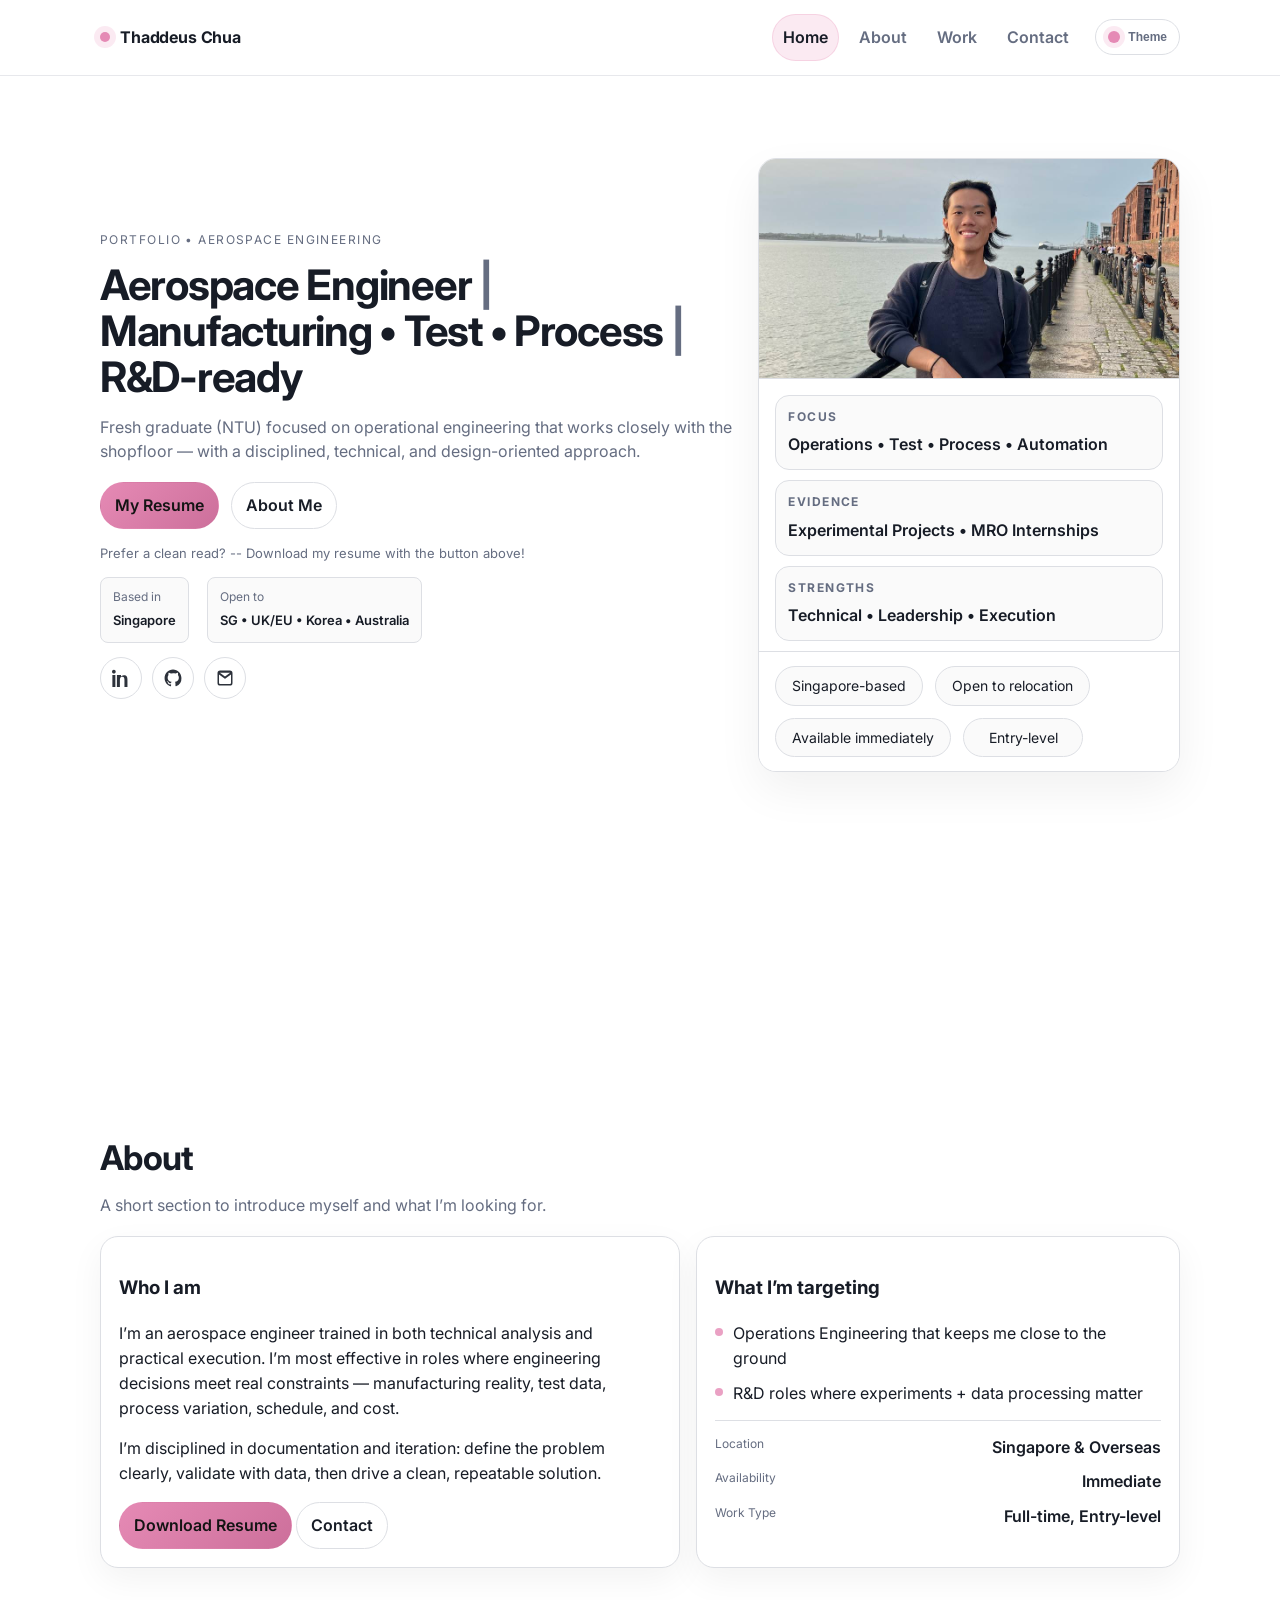
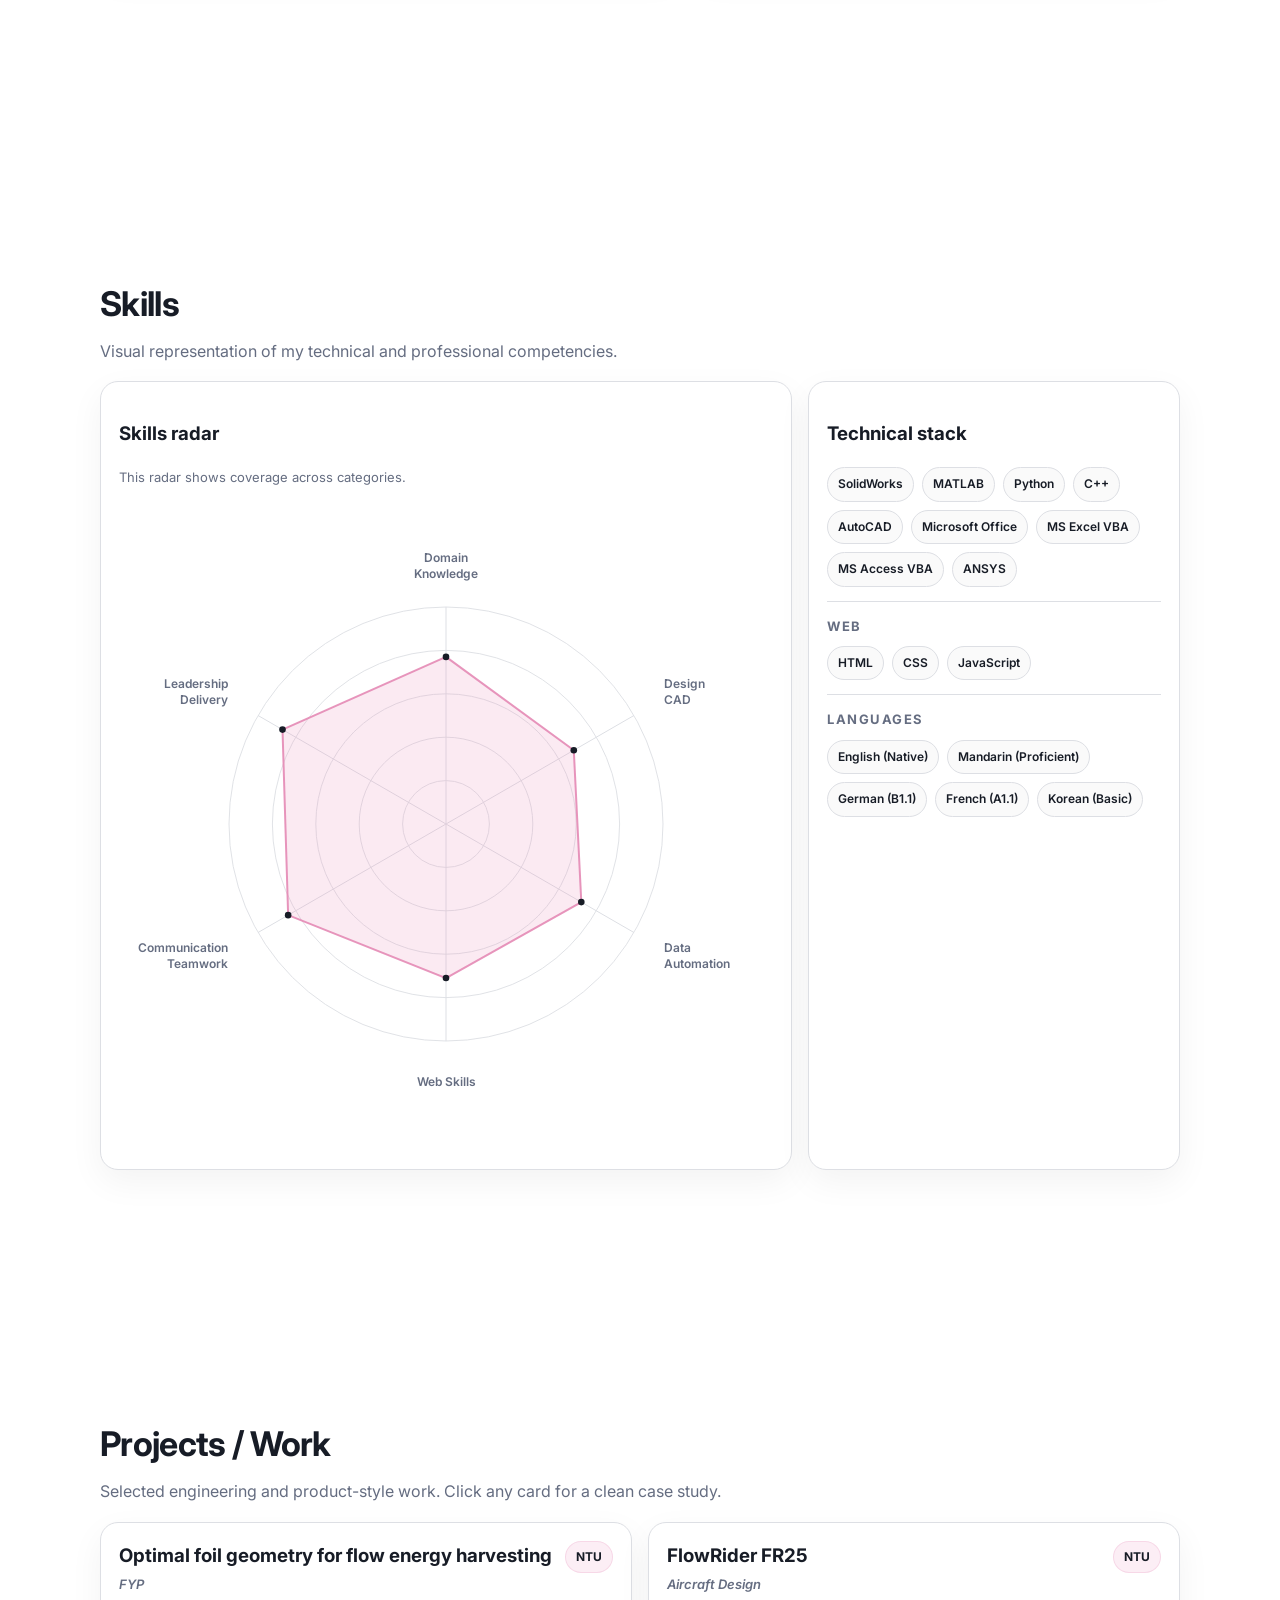
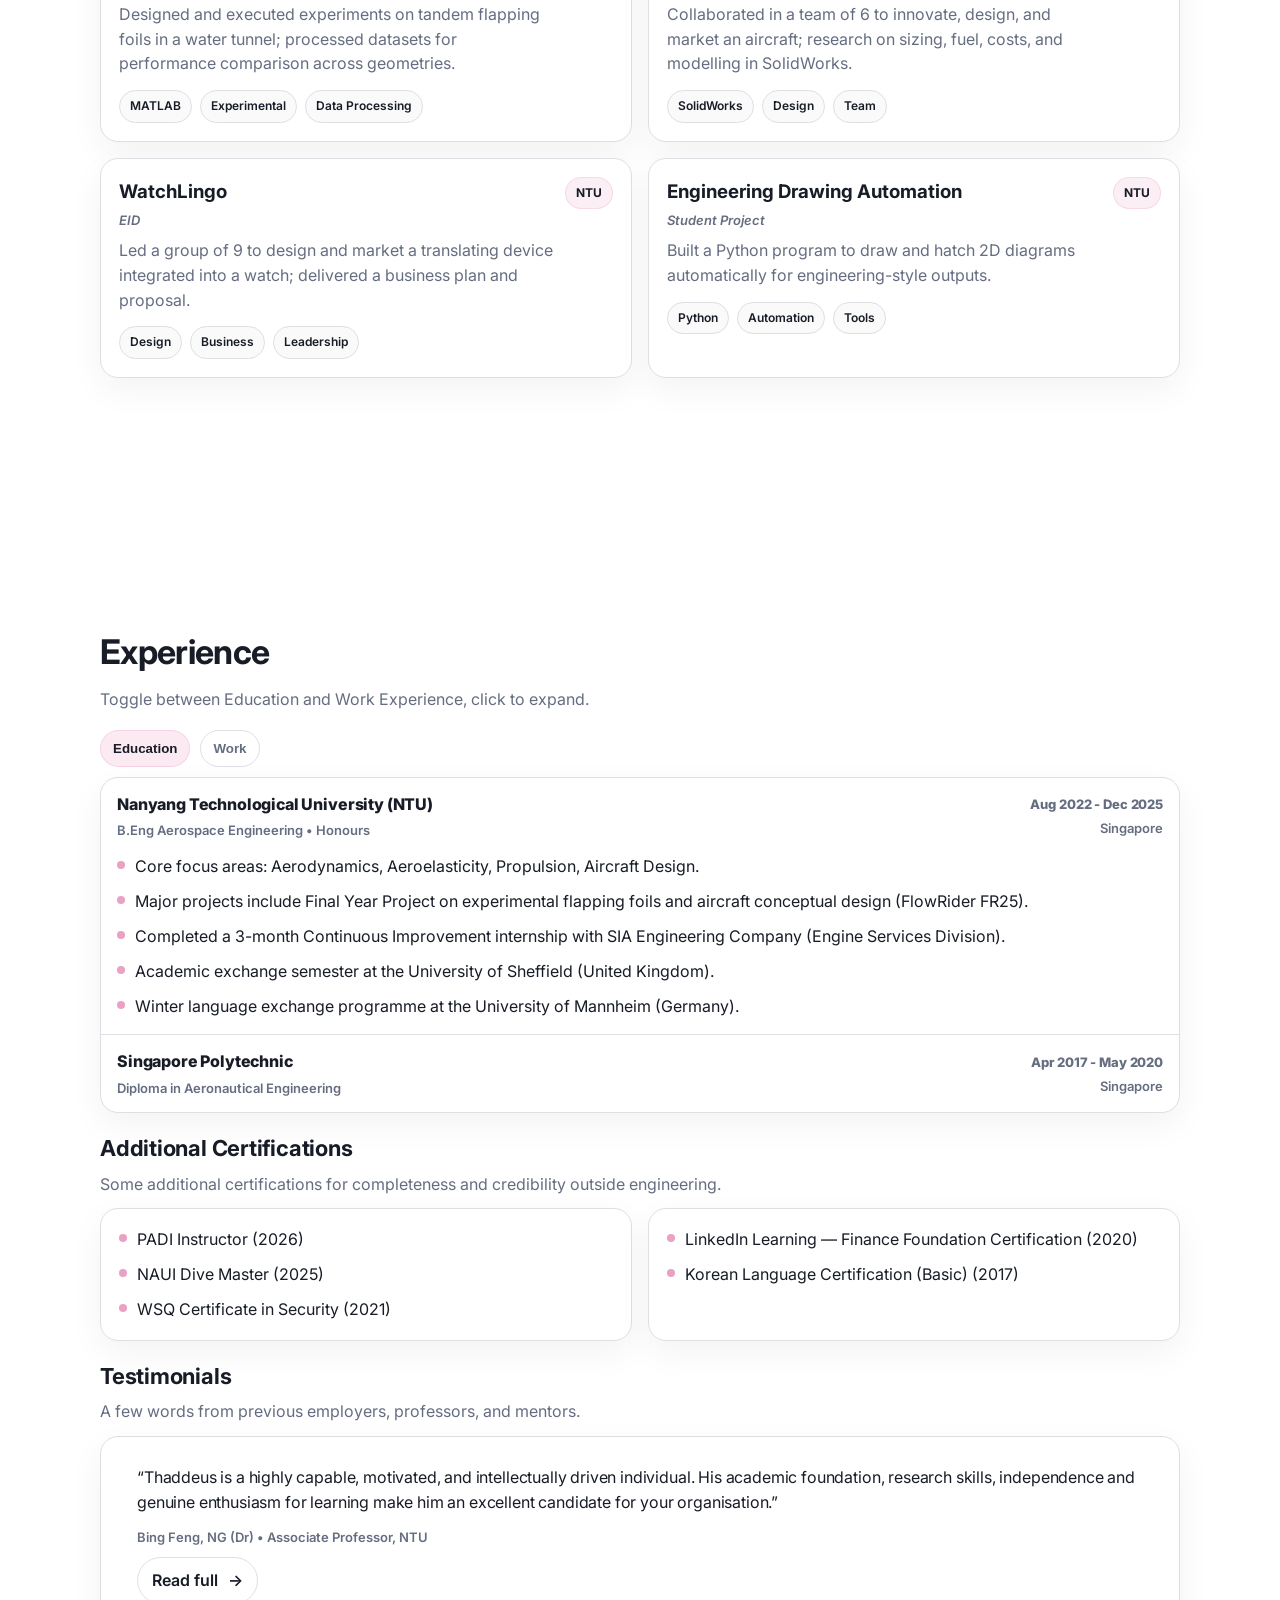
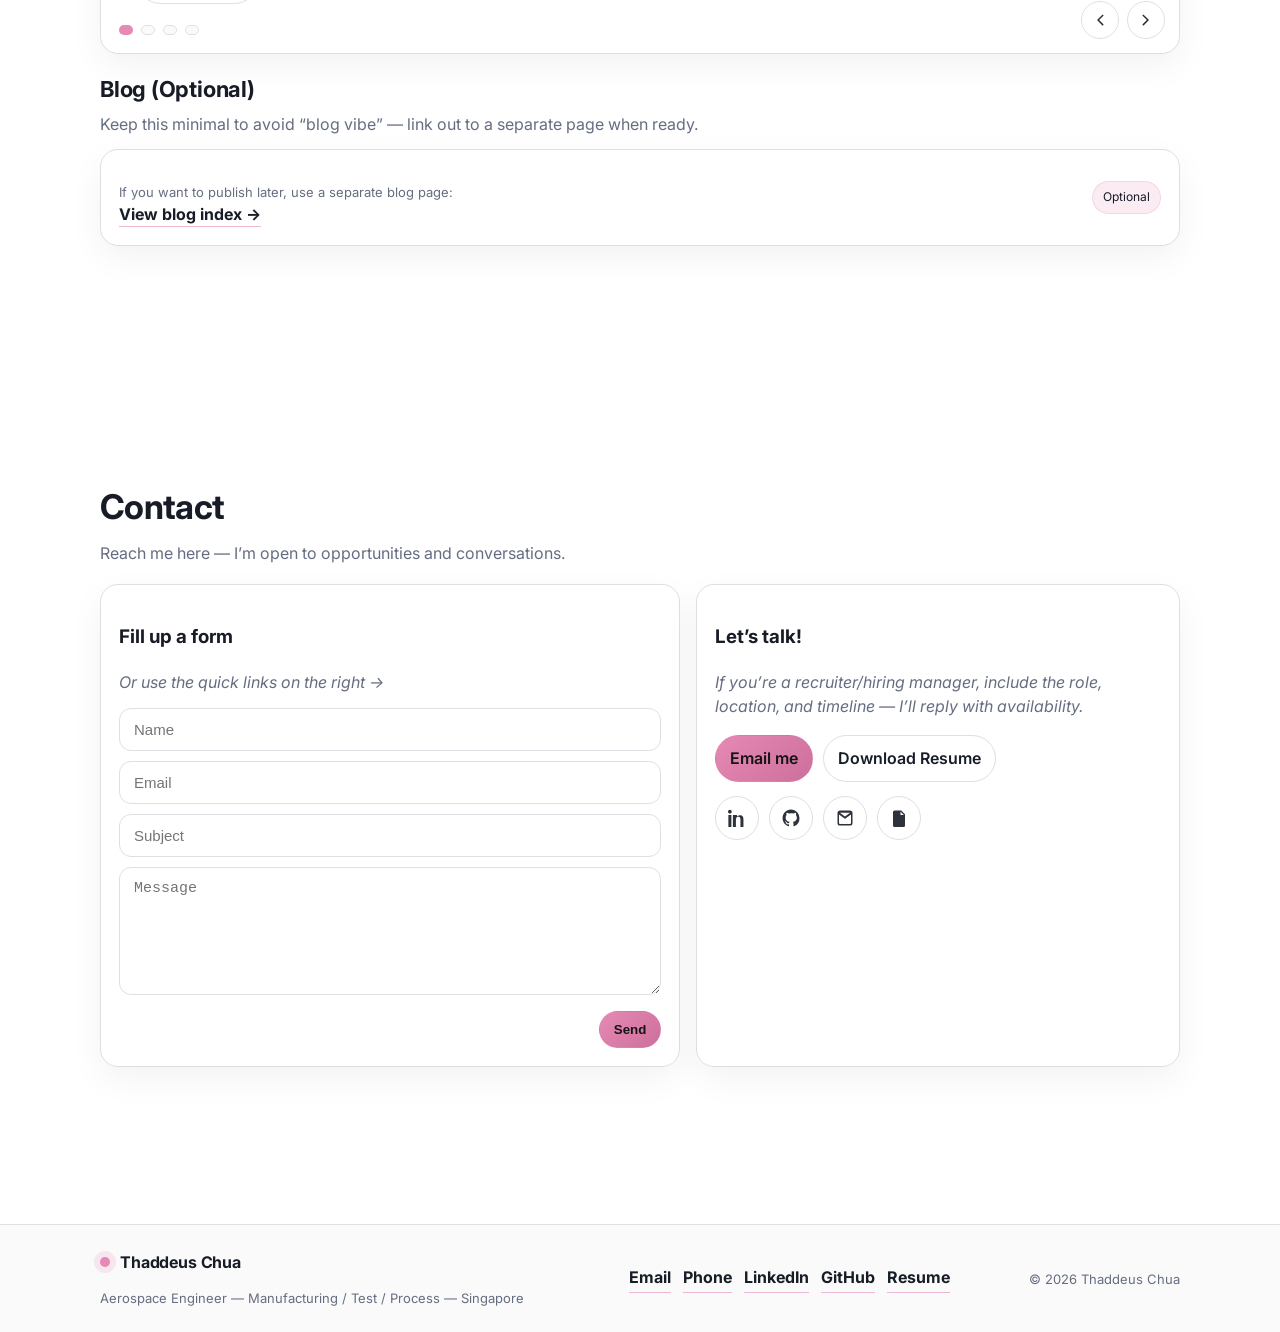
<file: index.html>
<!doctype html>
<html lang="en">
<head>
  <meta charset="utf-8" />
  <meta name="viewport" content="width=device-width, initial-scale=1" />
  <meta name="description" content="Thaddeus Chua — Aerospace Engineer portfolio (Manufacturing / Test / Process / R&D)." />
  <title>Thaddeus Chua — Aerospace Engineer</title>

  <link rel="preconnect" href="https://fonts.googleapis.com">
  <link rel="preconnect" href="https://fonts.gstatic.com" crossorigin>
  <!-- Clean, modern sans -->
  <link href="https://fonts.googleapis.com/css2?family=Inter:wght@300;400;500;600;700&display=swap" rel="stylesheet">

  <link rel="stylesheet" href="styles.css" />
</head>

<body>
  <!-- Top progress / subtle polish -->
  <div class="scroll-progress" id="scrollProgress" aria-hidden="true"></div>

  <header class="site-header" id="top">
    <nav class="nav">
      <a class="brand" href="#home" aria-label="Go to Home">
        <span class="brand-dot" aria-hidden="true"></span>
        <span class="brand-text">Thaddeus Chua</span>
      </a>

      <button class="nav-toggle" id="navToggle" aria-label="Open navigation" aria-expanded="false">
        <span></span><span></span><span></span>
      </button>

      <div class="nav-links" id="navLinks">
        <a class="nav-link" href="#home" data-section="home">Home</a>
        <a class="nav-link" href="#about" data-section="about">About</a>
        <a class="nav-link" href="#work" data-section="work">Work</a>
        <a class="nav-link" href="#contact" data-section="contact">Contact</a>

        <div class="nav-actions">
          <button class="theme-toggle" id="themeToggle" type="button" aria-label="Toggle theme">
            <span class="theme-icon" aria-hidden="true"></span>
            <span class="theme-label">Theme</span>
          </button>
        </div>
      </div>
    </nav>
  </header>

  <main>
    <!-- ========================================== HERO ========================================== -->
    <section class="section hero" id="home" data-observe="home">
      <div class="container hero-grid">
        <div class="hero-copy">
          <p class="kicker">Portfolio • Aerospace Engineering</p>
          <h1 class="hero-title">
            Aerospace Engineer <span class="muted">|</span> Manufacturing • Test • Process <span class="muted">|</span> R&amp;D-ready
          </h1>

          <p class="hero-subtitle">
            Fresh graduate (NTU) focused on operational engineering that works closely with the shopfloor — with a disciplined, technical, and design-oriented approach.
          </p>

          <div class="hero-cta">
            <a class="btn primary" href="assets/Thaddeus Chua Resume (Feb2026).pdf" download>
              My Resume
            </a>
            <a class="btn ghost" href="#about">
              About Me
            </a>
          </div>

          <p class="micro">
            Prefer a clean read? -- Download my resume with the button above!
          </p>

          <div class="hero-meta">
            <div class="meta-item">
              <span class="meta-label">Based in</span>
              <span class="meta-value">Singapore</span>
            </div>
            <div class="meta-item">
              <span class="meta-label">Open to</span>
              <span class="meta-value">SG • UK/EU • Korea • Australia</span>
            </div>
          </div>

          <div class="hero-icons" aria-label="Quick links">
            <a class="icon-btn" href="www.linkedin.com/in/thaddeuscjh" target="_blank" rel="noreferrer" aria-label="LinkedIn">
              <svg viewBox="0 0 24 24" aria-hidden="true"><path d="M4.98 3.5C4.98 4.88 3.87 6 2.5 6S0 4.88 0 3.5 1.12 1 2.5 1 4.98 2.12 4.98 3.5ZM.5 8.1H4.5V24H.5V8.1ZM8.2 8.1H12V10.3H12.05C12.58 9.3 13.88 8.2 15.82 8.2C19.9 8.2 20.6 10.88 20.6 14.36V24H16.6V15.2C16.6 13.1 16.56 10.4 13.78 10.4C10.96 10.4 10.53 12.6 10.53 15.05V24H6.53V8.1H8.2Z"/></svg>
            </a>
            <a class="icon-btn" href="https://github.com/thaddeuscjh" target="_blank" rel="noreferrer" aria-label="GitHub">
              <svg viewBox="0 0 24 24" aria-hidden="true"><path d="M12 .5C5.73.5.75 5.62.75 12c0 5.17 3.29 9.55 7.86 11.09.58.11.79-.26.79-.57v-2.1c-3.2.71-3.87-1.56-3.87-1.56-.52-1.34-1.27-1.7-1.27-1.7-1.04-.72.08-.71.08-.71 1.15.08 1.76 1.2 1.76 1.2 1.02 1.77 2.68 1.26 3.33.96.1-.76.4-1.26.73-1.55-2.56-.3-5.25-1.3-5.25-5.79 0-1.28.45-2.33 1.19-3.15-.12-.3-.52-1.52.11-3.17 0 0 .98-.32 3.2 1.2a10.7 10.7 0 0 1 2.92-.4c.99 0 1.99.14 2.92.4 2.22-1.52 3.2-1.2 3.2-1.2.63 1.65.23 2.87.11 3.17.74.82 1.19 1.87 1.19 3.15 0 4.5-2.7 5.49-5.27 5.78.41.36.78 1.08.78 2.18v3.23c0 .31.21.68.8.57A11.3 11.3 0 0 0 23.25 12C23.25 5.62 18.27.5 12 .5Z"/></svg>
            </a>
            <a class="icon-btn" href="mailto:thaddeuscjh@gmail.com" aria-label="Email">
              <svg viewBox="0 0 24 24" aria-hidden="true"><path d="M2 5.5A3.5 3.5 0 0 1 5.5 2h13A3.5 3.5 0 0 1 22 5.5v13A3.5 3.5 0 0 1 18.5 22h-13A3.5 3.5 0 0 1 2 18.5v-13Zm3.2-.5 6.8 5.1L18.8 5H5.2ZM20 7.2l-7.4 5.6a1 1 0 0 1-1.2 0L4 7.2V18.5A1.5 1.5 0 0 0 5.5 20h13a1.5 1.5 0 0 0 1.5-1.5V7.2Z"/></svg>
            </a>
          </div>
        </div>

        <div class="hero-card">
          <div class="hero-card-inner">
            <div class="hero-photo">
              <!-- Optional headshot; replace file or remove block -->
              <img src="assets/images/hero-pic.jpg" alt="Portrait of Thaddeus Chua (optional)" onerror="this.style.display='none'; this.parentElement.classList.add('no-photo')" />
              <div class="photo-fallback">
                <div class="monogram" aria-hidden="true">TC</div>
                <!-- <div class="fallback-text">Add a headshot later</div> -->
              </div>
            </div>

            <div class="hero-highlights">
              <div class="highlight">
                <div class="hl-title">Focus</div>
                <div class="hl-body">Operations • Test • Process • Automation</div>
              </div>
              <div class="highlight">
                <div class="hl-title">Evidence</div>
                <div class="hl-body">Experimental Projects • MRO Internships</div>
              </div>
              <div class="highlight">
                <div class="hl-title">Strengths</div>
                <div class="hl-body">Technical • Leadership • Execution</div>
              </div>
            </div>

            <div class="hero-card-footer">
              <span class="badge">Singapore-based</span>
              <span class="badge">Open to relocation</span>
              <span class="badge">Available immediately</span>
              <span class="badge">Entry-level</span>
            </div>
          </div>
        </div>
      </div>
    </section>

    <!-- ========================================== ABOUT ========================================== -->
    <section class="section" id="about" data-observe="about">
      <div class="container">
        <div class="section-head">
          <h2>About</h2>
          <p class="section-sub">
            A short section to introduce myself and what I’m looking for.
          </p>
        </div>

        <div class="about-grid">
          <div class="card">
            <h3>Who I am</h3>
            <p>
              I’m an aerospace engineer trained in both technical analysis and practical execution. I’m most effective in roles
              where engineering decisions meet real constraints — manufacturing reality, test data, process variation, schedule, and cost.
            </p>
            <p>
              I’m disciplined in documentation and iteration: define the problem clearly, validate with data, then drive a clean, repeatable solution.
            </p>

            <div class="about-actions">
              <a class="btn primary" href="assets/Thaddeus Chua Resume (Feb2026).pdf" download>Download Resume</a>
              <a class="btn subtle" href="#contact">Contact</a>
            </div>
          </div>

          <div class="card">
            <h3>What I’m targeting</h3>
            <ul class="clean-list">
              <li><span class="dot"></span> Operations Engineering that keeps me close to the ground</li>
              <!-- <li><span class="dot"></span> Test Engineering (rig setup, instrumentation, analysis)</li>
              <li><span class="dot"></span> Operational engineering roles that reward structured problem-solving</li> -->
              <li><span class="dot"></span> R&amp;D roles where experiments + data processing matter</li>
            </ul>

            <div class="divider"></div>

            <div class="facts">
              <div class="fact">
                <div class="fact-label">Location</div>
                <div class="fact-value">Singapore &amp; Overseas</div>
              </div>
              <div class="fact">
                <div class="fact-label">Availability</div>
                <div class="fact-value">Immediate</div>
              </div>
              <div class="fact">
                <div class="fact-label">Work Type</div>
                <div class="fact-value">Full-time, Entry-level</div>
              </div>
            </div>
          </div>
        </div>
      </div>
    </section>

    <!-- ========================================== SKILLS ========================================== -->
    <section class="section" id="skills" data-observe="skills">
      <div class="container">
        <div class="section-head">
          <h2>Skills</h2>
          <p class="section-sub">
            Visual representation of my technical and professional competencies.
          </p>
        </div>

        <div class="skills-grid">
          <div class="card">
            <h3>Skills radar</h3>
            <p class="micro">
              This radar shows coverage across categories.  
              <!-- ================================== (editable in <code>script.js</code>) ==================================  -->
            </p>
            <div class="radar-wrap">
              <canvas id="skillsRadar" width="700" height="700" aria-label="Skills radar chart"></canvas>
            </div>
          </div>

          <div class="card">
            <h3>Technical stack</h3>

            <div class="chips">
              <span class="chip">SolidWorks</span>
              <span class="chip">MATLAB</span>
              <span class="chip">Python</span>
              <span class="chip">C++</span>
              <span class="chip">AutoCAD</span>
              <span class="chip">Microsoft Office</span>
              <span class="chip">MS Excel VBA</span>
              <span class="chip">MS Access VBA</span>
              <span class="chip">ANSYS</span>
            </div>

            <div class="divider"></div>

            <h4 class="subhead">Web</h4>
            <div class="chips">
              <span class="chip">HTML</span>
              <span class="chip">CSS</span>
              <span class="chip">JavaScript</span>
            </div>

            <div class="divider"></div>

            <h4 class="subhead">Languages</h4>
            <div class="chips">
              <span class="chip">English (Native)</span>
              <span class="chip">Mandarin (Proficient)</span>
              <span class="chip">German (B1.1)</span>
              <span class="chip">French (A1.1)</span>
              <span class="chip">Korean (Basic)</span>
            </div>
          </div>
        </div>
      </div>
    </section>

    <!-- ========================================== WORK / PROJECTS ========================================== -->
    <section class="section" id="work" data-observe="work">
      <div class="container">
        <div class="section-head">
          <h2>Projects / Work</h2>
          <p class="section-sub">
            Selected engineering and product-style work. Click any card for a clean case study.
          </p>
        </div>

        <!-- ========================================== Projects ========================================== -->
        <div class="grid two">
          <article class="proj card clickable" data-modal="proj-fyp" tabindex="0" role="button" aria-label="Open FYP case study">
            <div class="proj-top">
              <div class="proj-title">
                <h3>Optimal foil geometry for flow energy harvesting</h3>
                <p class="proj-subtitle">FYP</p>
                <p class="proj-one">
                  Designed and executed experiments on tandem flapping foils in a water tunnel; processed datasets for performance comparison across geometries.
                </p>
              </div>
              <span class="tag">NTU</span>
            </div>
            <div class="proj-meta">
              <span class="pill">MATLAB</span>
              <span class="pill">Experimental</span>
              <span class="pill">Data Processing</span>
            </div>
          </article>

          <article class="proj card clickable" data-modal="proj-flowrider" tabindex="0" role="button" aria-label="Open FlowRider FR25 case study">
            <div class="proj-top">
              <div class="proj-title">
                <h3>FlowRider FR25</h3>
                <p class="proj-subtitle">Aircraft Design</p>
                <p class="proj-one">
                  Collaborated in a team of 6 to innovate, design, and market an aircraft; research on sizing, fuel, costs, and modelling in SolidWorks.
                </p>
              </div>
              <span class="tag">NTU</span>
            </div>
            <div class="proj-meta">
              <span class="pill">SolidWorks</span>
              <span class="pill">Design</span>
              <span class="pill">Team</span>
            </div>
          </article>

          <article class="proj card clickable" data-modal="proj-watchlingo" tabindex="0" role="button" aria-label="Open WatchLingo case study">
            <div class="proj-top">
              <div class="proj-title">
                <h3>WatchLingo</h3>
                <p class="proj-subtitle">EID</p>
                <p class="proj-one">
                  Led a group of 9 to design and market a translating device integrated into a watch; delivered a business plan and proposal.
                </p>
              </div>
              <span class="tag">NTU</span>
            </div>
            <div class="proj-meta">
              <span class="pill">Design</span>
              <span class="pill">Business</span>
              <span class="pill">Leadership</span>
            </div>
          </article>

          <article class="proj card clickable" data-modal="proj-python" tabindex="0" role="button" aria-label="Open Python automation case study">
            <div class="proj-top">
              <div class="proj-title">
                <h3>Engineering Drawing Automation</h3>
                <p class="proj-subtitle">Student Project</p>
                <p class="proj-one">
                  Built a Python program to draw and hatch 2D diagrams automatically for engineering-style outputs.
                </p>
              </div>
              <span class="tag">NTU</span>
            </div>
            <div class="proj-meta">
              <span class="pill">Python</span>
              <span class="pill">Automation</span>
              <span class="pill">Tools</span>
            </div>
          </article>
        </div>
    </section>
    <!-- ========================================== Experience ========================================== -->
    <section class="section" id="experience" data-observe="experience">
      <div class="container">
        <div class="section-head">
          <h2>Experience</h2>
          <p class="section-sub">
            Toggle between Education and Work Experience, click to expand.
          </p>
        </div>

        <div class="toggle-row" role="tablist" aria-label="Experience toggle">
          <button class="toggle-btn active" id="tabEdu" role="tab" aria-selected="true" aria-controls="panelEdu">Education</button>
          <button class="toggle-btn" id="tabWork" role="tab" aria-selected="false" aria-controls="panelWork">Work</button>
        </div>

        <div class="timeline card" id="panelEdu" role="tabpanel" aria-labelledby="tabEdu">
          <!-- Add / edit entries freely -->
          <details class="timeline-item" open>
            <summary>
              <span class="tl-left">
                <span class="tl-title">Nanyang Technological University (NTU)</span>
                <span class="tl-sub">B.Eng Aerospace Engineering • Honours</span>
              </span>
              <span class="tl-right">
                <span class="tl-title">Aug 2022 - Dec 2025</span>
                <span class="tl-sub">Singapore</span>
              </span>
            </summary>
            <div class="tl-body">
              <ul class="clean-list">
                <li><span class="dot"></span> Core focus areas: Aerodynamics, Aeroelasticity, Propulsion, Aircraft Design.</li>
                <li><span class="dot"></span> Major projects include Final Year Project on experimental flapping foils and aircraft conceptual design (FlowRider FR25).</li>
                <li><span class="dot"></span> Completed a 3-month Continuous Improvement internship with SIA Engineering Company (Engine Services Division).</li>
                <li><span class="dot"></span> Academic exchange semester at the University of Sheffield (United Kingdom).</li>
                <li><span class="dot"></span> Winter language exchange programme at the University of Mannheim (Germany).</li>
              </ul>
            </div>
          </details>

          <details class="timeline-item">
            <summary>
              <span class="tl-left">
                <span class="tl-title">Singapore Polytechnic</span>
                <span class="tl-sub">Diploma in Aeronautical Engineering</span>
              </span>
              <span class="tl-right">
                <span class="tl-title">Apr 2017 - May 2020</span>
                <span class="tl-sub">Singapore</span>
              </span>
            </summary>
            <div class="tl-body">
              <ul class="clean-list">
                <li><span class="dot"></span> Built a strong foundation in aircraft systems, maintenance practices, and applied aeronautical engineering.</li>
                <li><span class="dot"></span> Completed a 6-month Quality Control internship with Singapore Aero Engine Services (SAESL).</li>
                <li><span class="dot"></span> Participated in a 6-week overseas industrial attachment with AMECO (Beijing), gaining hands-on MRO exposure.</li>
              </ul>

            </div>
          </details>
        </div>

        <div class="timeline card hidden" id="panelWork" role="tabpanel" aria-labelledby="tabWork">
          <!-- ========================================== Replace with your real work entries ========================================== -->
          <details class="timeline-item" open>
            <summary>
              <span class="tl-left">
                <span class="tl-title">Continuous Improvement Intern</span>
                <span class="tl-sub">SIA Engineering Company • Engine Services Division</span>
              </span>
              <span class="tl-right">
                <span class="tl-title">May 2024 - Aug 2024</span>
                <span class="tl-sub">Singapore</span>
              </span>
            </summary>
            <div class="tl-body">
              <ul class="clean-list">
                <li><span class="dot"></span> Digitised Value Stream Mapping (VSM) workflows and developed MS Access dashboards to support LEAN project tracking and reporting.</li>
                <li><span class="dot"></span> Mapped current and future state processes, supporting stakeholder alignment during VSM reviews across engineering and operations teams.</li>
                <li><span class="dot"></span> Supported implementation of process improvements aimed at reducing bottlenecks and improving cross-team coordination within engine services operations.</li>
              </ul>
            </div>
          </details>

          <details class="timeline-item">
            <summary>
              <span class="tl-left">
                <span class="tl-title">Immediate Response Commander</span>
                <span class="tl-sub">SAF Military Police • 607SQN</span>
              </span>
              <span class="tl-right">
                <span class="tl-title">Sep 2020 - Jul 2022</span>
                <span class="tl-sub">Singapore</span>
              </span>
            </summary>
            <div class="tl-body">
              <ul class="clean-list">
                <li><span class="dot"></span> Led and coordinated immediate response teams during time-critical incidents, ensuring adherence to standard operating procedures under pressure.</li>
                <li><span class="dot"></span> Managed personnel readiness, task delegation, and on-ground coordination to maintain operational effectiveness and safety.</li>
                <li><span class="dot"></span> Developed strong decision-making, communication, and leadership skills in high-stakes operational environments.</li>
              </ul>
            </div>
          </details>

          <details class="timeline-item">
            <summary>
              <span class="tl-left">
                <span class="tl-title">Quality Control Intern</span>
                <span class="tl-sub">SAESL • Quality Control Department</span>
              </span>
              <span class="tl-right">
                <span class="tl-title">Mar 2019 - Apr 2019</span>
                <span class="tl-sub">Singapore</span>
              </span>
            </summary>
            <div class="tl-body">
              <ul class="clean-list">
                <li><span class="dot"></span>Developed a SQL- and VBA-based quality control database to standardise data capture, storage, and retrieval.</li>
                <li><span class="dot"></span> Eliminated approximately 80% of hardcopy QC records while improving traceability and audit readiness.</li>
                <li><span class="dot"></span> Improved accessibility and reliability of QC records to support inspections, audits, and engineering reviews.</li>
              </ul>
            </div>
          </details>

          <details class="timeline-item">
            <summary>
              <span class="tl-left">
                <span class="tl-title">Trainee Engineer</span>
                <span class="tl-sub">AMECO • Training Department</span>
              </span>
              <span class="tl-right">
                <span class="tl-title">Sep 2019 - Feb 2020</span>
                <span class="tl-sub">Beijing, China</span>
              </span>
            </summary>
            <div class="tl-body">
              <ul class="clean-list">
                <li><span class="dot"></span> Completed hands-on aircraft maintenance training, including wire locking, tube bending, landing gear servicing, and structural inspection.</li>
                <li><span class="dot"></span> Gained exposure to real-world MRO workflows and maintenance standards within a large-scale aviation organisation.</li>
                <!-- <li><span class="dot"></span> Bullet: outcome (quality/cycle time/cost/safety) — add metrics if possible</li> -->
              </ul>
            </div>
          </details>
        </div>

        <!-- ========================================== Additional Certifications ========================================== -->

        <!-- Certifications (non-engineering) -->
        <div class="spacer"></div>

        <div class="section-head tight">
          <h3 class="h3">Additional Certifications</h3>
          <p class="section-sub">
            Some additional certifications for completeness and credibility outside engineering.
          </p>
        </div>

        <div class="grid two">
          <div class="card">
            <ul class="clean-list">
              <li><span class="dot"></span> PADI Instructor (2026)</li>
              <li><span class="dot"></span> NAUI Dive Master (2025)</li>
              <li><span class="dot"></span> WSQ Certificate in Security (2021)</li>
            </ul>
          </div>
          <div class="card">
            <ul class="clean-list">
              <li><span class="dot"></span> LinkedIn Learning — Finance Foundation Certification (2020)</li>
              <li><span class="dot"></span> Korean Language Certification (Basic) (2017)</li>
            </ul>
            <!-- <p class="micro">If you want, we can rename this section “Other Certifications” to avoid distraction.</p> -->
          </div>
        </div>

        <!-- ========================================== Testimonials ========================================== -->
        <div class="spacer"></div>

        <div class="section-head tight">
          <h3 class="h3">Testimonials</h3>
          <p class="section-sub">A few words from previous employers, professors, and mentors.</p>
        </div>

        <div class="testimonials card">
          <div class="testi-controls">
            <button class="icon-btn small" id="testiPrev" aria-label="Previous testimonial">
              <svg viewBox="0 0 24 24" aria-hidden="true"><path d="M15.5 19.5 8 12l7.5-7.5 1.4 1.4L10.8 12l6.1 6.1-1.4 1.4Z"/></svg>
            </button>
            <button class="icon-btn small" id="testiNext" aria-label="Next testimonial">
              <svg viewBox="0 0 24 24" aria-hidden="true"><path d="M8.5 19.5 7.1 18.1 13.2 12 7.1 5.9 8.5 4.5 16 12l-7.5 7.5Z"/></svg>
            </button>
          </div>

          <div class="testi-track" id="testiTrack" aria-live="polite">
            <!-- ========================================== Replace text  ==========================================-->

            <figure class="testi">
              <blockquote>
                “Thaddeus is a highly capable, motivated, and intellectually driven individual. His academic foundation, research skills, independence and genuine enthusiasm for learning make him an excellent candidate for your organisation.”
              </blockquote>
              <figcaption>
                <span class="name">Bing Feng, NG (Dr)</span> • <span class="role">Associate Professor</span>, <span class="org">NTU</span>
              </figcaption>
              <div class="testi-actions">
                <a class="btn ghost" href="assets/Testimonials/Thaddeus Chua NTU Testimonial (Prof BF).pdf" target="_blank" rel="noopener noreferrer">Read full</a>
              </div>
            </figure>

            <figure class="testi">
              <blockquote>
                “Thaddeus has demonstrated his attentiveness to details, showing his competency in his areas of work with commitment and diligence by fulfilling his task with minimal supervision”
              </blockquote>
              <figcaption>
                <span class="name">Tan Weiling</span> • <span class="role">Manager, Operation Support</span>, <span class="org">SIAEC</span>
              </figcaption>
              <div class="testi-actions">
                <a class="btn ghost" href="assets/Testimonials/Thaddeus Chua SIAEC Testimonial.pdf" target="_blank" rel="noopener noreferrer">Read full</a>
              </div>
            </figure>

            <figure class="testi">
              <blockquote>
                “Mr Chua was always eager to learn and had demonstrated a good and positive attitude and positive attitude that led him to produce excellent results in his attachment records.”
              </blockquote>
              <figcaption>
                <span class="name">Brandon Koh</span> • <span class="role"> Head, Process Quality Control</span>, <span class="org">SAESL</span>
              </figcaption>
              <div class="testi-actions">
                <a class="btn ghost" href="assets/Testimonials/Thaddeus Chua SAESL Cert&Testimonial.pdf" target="_blank" rel="noopener noreferrer">Read full</a>
              </div>
            </figure>

            <figure class="testi">
              <blockquote>
                “2SG Chua understood the essence of teamwork and displayed a broad mind, lending a hand to his fellow Specialists from the other entities when required, gaining him the respect of both his peers and his men.”
              </blockquote>
              <figcaption>
                <span class="name">Jayavarman S/O Rajaratnam (LTC)</span> • <span class="role">Commanding Officer 607 SQN</span>, <span class="org">SAF</span>
              </figcaption>
              <div class="testi-actions">
                <a class="btn ghost" href="assets/Testimonials/Thaddeus Chua NS Cert & Transcript.pdf" target="_blank" rel="noopener noreferrer">Read full</a>
              </div>
            </figure>
          </div>

          <div class="testi-dots" id="testiDots" aria-label="Testimonial navigation"></div>
        </div>

        <!-- ========================================== Blog entry (optional multi-page) ========================================== -->
        <div class="spacer"></div>

        <div class="section-head tight">
          <h3 class="h3">Blog (Optional)</h3>
          <p class="section-sub">Keep this minimal to avoid “blog vibe” — link out to a separate page when ready.</p>
        </div>

        <div class="card">
          <div class="row">
            <div>
              <p class="micro">If you want to publish later, use a separate blog page:</p>
              <a class="text-link" href="blog/pilot.html">View blog index →</a>
            </div>
            <div class="right">
              <span class="badge soft">Optional</span>
            </div>
          </div>
        </div>
      </div>
    </div>
        
    </section>

    <!-- ========================================== CONTACT ========================================== -->
    <section class="section" id="contact" data-observe="contact">
      <div class="container">
        <div class="section-head">
          <h2>Contact</h2>
          <p class="section-sub">
            Reach me here — I’m open to opportunities and conversations.
          </p>
        </div>

        <div class="contact-grid">
          <div class="card">
            <h3>Fill up a form</h3>
            <p class="section-sub" style="font-style: italic;">Or use the quick links on the right &rarr;</p>

            <form id="contactForm" class="contact-lines" novalidate>
              <input class="contact-input" name="name" type="text" placeholder="Name" aria-label="Name" required />
              <input class="contact-input" name="email" type="email" placeholder="Email" aria-label="Email" required />
              <input class="contact-input" name="subject" type="text" placeholder="Subject" aria-label="Subject" required />

              <textarea class="contact-textarea" name="message" placeholder="Message" aria-label="Message" rows="6" required></textarea>

              <div class="contact-form-actions">
                <button class="btn primary" type="submit">Send</button>
              </div>
            </form>
          </div>

          <div class="card">
            <h3>Let’s talk!</h3>
            <p style="font-weight: 400; font-style: italic; color: hsl(var(--muted));">
              If you’re a recruiter/hiring manager, include the role, location, and timeline —
              I’ll reply with availability.
            </p>

            <div class="contact-actions">
              <a class="btn primary" href="mailto:thaddeuscjh@gmail.com?subject=Interview%20Opportunity&body=Hi%20Thaddeus%2C%0A%0AWe%27d%20like%20to%20discuss%20a%20role%20with%20you.%20Here%20are%20the%20details%3A%0A-%20Role%3A%0A-%20Location%3A%0A-%20Timeline%3A%0A%0AThanks%2C%0A">
                Email me
              </a>
              <a class="btn ghost" href="assets/Thaddeus Chua Resume (Feb2026).pdf" download>Download Resume</a>
            </div>
            <div class="contact-icons" aria-label="Quick links">
              <a class="icon-btn" href="https://www.linkedin.com/in/thaddeuscjh" target="_blank" rel="noreferrer" aria-label="LinkedIn">
                <svg viewBox="0 0 24 24" aria-hidden="true"><path d="M4.98 3.5C4.98 4.88 3.87 6 2.5 6S0 4.88 0 3.5 1.12 1 2.5 1 4.98 2.12 4.98 3.5ZM.5 8.1H4.5V24H.5V8.1ZM8.2 8.1H12V10.3H12.05C12.58 9.3 13.88 8.2 15.82 8.2C19.9 8.2 20.6 10.88 20.6 14.36V24H16.6V15.2C16.6 13.1 16.56 10.4 13.78 10.4C10.96 10.4 10.53 12.6 10.53 15.05V24H6.53V8.1H8.2Z"/></svg>
              </a>
              <a class="icon-btn" href="https://github.com/thaddeuscjh" target="_blank" rel="noreferrer" aria-label="GitHub">
                <svg viewBox="0 0 24 24" aria-hidden="true"><path d="M12 .5C5.73.5.75 5.62.75 12c0 5.17 3.29 9.55 7.86 11.09.58.11.79-.26.79-.57v-2.1c-3.2.71-3.87-1.56-3.87-1.56-.52-1.34-1.27-1.7-1.27-1.7-1.04-.72.08-.71.08-.71 1.15.08 1.76 1.2 1.76 1.2 1.02 1.77 2.68 1.26 3.33.96.1-.76.4-1.26.73-1.55-2.56-.3-5.25-1.3-5.25-5.79 0-1.28.45-2.33 1.19-3.15-.12-.3-.52-1.52.11-3.17 0 0 .98-.32 3.2 1.2a10.7 10.7 0 0 1 2.92-.4c.99 0 1.99.14 2.92.4 2.22-1.52 3.2-1.2 3.2-1.2.63 1.65.23 2.87.11 3.17.74.82 1.19 1.87 1.19 3.15 0 4.5-2.7 5.49-5.27 5.78.41.36.78 1.08.78 2.18v3.23c0 .31.21.68.8.57A11.3 11.3 0 0 0 23.25 12C23.25 5.62 18.27.5 12 .5Z"/></svg>
              </a>
              <a class="icon-btn" href="mailto:thaddeuscjh@gmail.com" aria-label="Email">
                <svg viewBox="0 0 24 24" aria-hidden="true"><path d="M2 5.5A3.5 3.5 0 0 1 5.5 2h13A3.5 3.5 0 0 1 22 5.5v13A3.5 3.5 0 0 1 18.5 22h-13A3.5 3.5 0 0 1 2 18.5v-13Zm3.2-.5 6.8 5.1L18.8 5H5.2ZM20 7.2l-7.4 5.6a1 1 0 0 1-1.2 0L4 7.2V18.5A1.5 1.5 0 0 0 5.5 20h13a1.5 1.5 0 0 0 1.5-1.5V7.2Z"/></svg>
              </a>
              <a class="icon-btn" href="assets/Thaddeus Chua Resume (Feb2026).pdf" download aria-label="Resume">
                <svg viewBox="0 0 24 24" aria-hidden="true"><path d="M6 2h9l5 5v15a2 2 0 0 1-2 2H6a2 2 0 0 1-2-2V4a2 2 0 0 1 2-2Zm8 1.5V8h4.5L14 3.5ZM8 12h8v1.5H8V12Zm0 3h8v1.5H8V15Zm0 3h6v1.5H8V18Z"/></svg>
              </a>
            </div>
          </div>

          
        </div>
      </div>
    </section>
  </main>

  <!-- ========================================== FOOTER ========================================== -->
  <footer class="footer">
    <div class="container footer-grid">
      <div class="footer-left">
        <div class="brand footer-brand">
          <span class="brand-dot" aria-hidden="true"></span>
          <span class="brand-text">Thaddeus Chua</span>
        </div>
        <p class="micro">Aerospace Engineer — Manufacturing / Test / Process — Singapore</p>
      </div>

      <div class="footer-links">
        <a class="text-link" href="mailto:thaddeuscjh@gmail.com">Email</a>
        <a class="text-link" href="tel:+6590383966">Phone</a>
        <a class="text-link" href="https://www.linkedin.com/in/thaddeuscjh" target="_blank" rel="noreferrer">LinkedIn</a>
        <a class="text-link" href="https://github.com/thaddeuscjh" target="_blank" rel="noreferrer">GitHub</a>
        <a class="text-link" href="assets/Thaddeus Chua Resume (Feb2026).pdf" download>Resume</a>
      </div>

      <div class="footer-right">
        <span class="micro">© <span id="year"></span> Thaddeus Chua</span>
      </div>
    </div>
  </footer>

  <!-- ========================================== MODALS ========================================== -->
  <div class="modal" id="proj-fyp" aria-hidden="true" role="dialog" aria-label="FYP case study">
    <div class="modal-backdrop" data-close></div>
    <div class="modal-panel" role="document">
      <div class="modal-head">
        <div>
          <h3>FYP — Optimal foil geometry for flow energy harvesting</h3>
          <p class="micro">Experimental design • water tunnel testing • dataset processing</p>
        </div>
        <button class="modal-close" aria-label="Close" data-close>✕</button>
      </div>

      <div class="modal-body">
        <div class="modal-hero">
          <img src="assets/images/Projects/FYP.jpg" alt="FYP visual (optional)" onerror="this.style.display='none'" />
          <div class="modal-hero-meta">
            <span class="pill">Research</span>
            <span class="pill">Testing</span>
            <span class="pill">Data/Automation</span>
          </div>
        </div>

        <div class="accordion">
          <details open>
            <summary>Overview</summary>
            <div class="acc-body">
              <ul class="clean-list">
                <li>Designed and executed experiments on tandem oscillating foils in a water tunnel to evaluate performance differences across geometries.
                Built a consistent processing pipeline to compare runs cleanly.</li>
              </ul>
            </div>
          </details>

          <details>
            <summary>What I owned</summary>
            <div class="acc-body">
              <ul class="clean-list">
                <li><span class="dot"></span> Experimental planning and water tunnel setup</li>
                <li><span class="dot"></span> Assembly and testing of flapping foils</li>
                <li><span class="dot"></span> Data comparison, analysis, and visualisation</li>
              </ul>
            </div>
          </details>

          <details>
            <summary>Methods / tools</summary>
            <div class="acc-body">
              <div class="chips">
                <span class="chip">Experimental workflow</span>
                <span class="chip">Excel and MATLAB</span>
                <span class="chip">Testing, Plotting, Comparing</span>
              </div>
            </div>
          </details>

          <details>
            <summary>Artifacts</summary>
            <div class="acc-body">
              <a class="text-link" href="assets/Projects/FYP/FYP Final Report.pdf" aria-disabled="true" target="_blank">Report</a>
              <span class="sep">•</span>
              <a class="text-link" href="assets/Projects/FYP/FYP Presentation Slides.pdf" aria-disabled="true" target="_blank">Slide Deck</a>
            </div>
          </details>
        </div>
      </div>
    </div>
  </div>

  <div class="modal" id="proj-flowrider" aria-hidden="true" role="dialog" aria-label="FlowRider FR25 case study">
    <div class="modal-backdrop" data-close></div>
    <div class="modal-panel" role="document">
      <div class="modal-head">
        <div>
          <h3>Aircraft Design — FlowRider FR25</h3>
          <p class="micro">Sizing • fuel/cost research • SolidWorks modelling • team delivery</p>
        </div>
        <button class="modal-close" aria-label="Close" data-close>✕</button>
      </div>

      <div class="modal-body">
        <div class="modal-hero">
          <img src="assets/images/Projects/FR25.jpg" alt="FlowRider visual (optional)" onerror="this.style.display='none'" />
          <div class="modal-hero-meta">
            <span class="pill">Design</span>
            <span class="pill">Costing</span>
            <span class="pill">SolidWorks</span>
          </div>
        </div>

        <div class="accordion">
          <details open>
            <summary>Overview</summary>
            <div class="acc-body">
              <ul class="clean-list">
                <li>Worked in a team of 6 to propose a concept aircraft with research-backed sizing and cost rationale,
                supported by CAD modelling and an overall “marketable” narrative.</li>
              </ul>
            </div>
          </details>

          <details>
            <summary>My contributions</summary>
            <div class="acc-body">
              <ul class="clean-list">
                <li><span class="dot"></span> Research: sizing inputs, fuel/cost assumptions</li>
                <li><span class="dot"></span> CAD modelling and design iteration in SolidWorks</li>
                <li><span class="dot"></span> Documentation and team coordination (as applicable)</li>
              </ul>
            </div>
          </details>

          <details>
            <summary>Artifacts</summary>
            <div class="acc-body">
              <a class="text-link" href="assets/Projects/FR25/MA4_Group 2_Final Report.pdf" aria-disabled="true" target="_blank">Report</a>
              <span class="sep">•</span>
              <a class="text-link" href="assets/Projects/FR25/Final Presentation.pdf" aria-disabled="true" target="_blank">Slide Deck</a>
            </div>
          </details>
        </div>
      </div>
    </div>
  </div>

  <div class="modal" id="proj-watchlingo" aria-hidden="true" role="dialog" aria-label="WatchLingo case study">
    <div class="modal-backdrop" data-close></div>
    <div class="modal-panel" role="document">
      <div class="modal-head">
        <div>
          <h3>EID — WatchLingo</h3>
          <p class="micro">Leadership • product concept • pitch • proposal</p>
        </div>
        <button class="modal-close" aria-label="Close" data-close>✕</button>
      </div>

      <div class="modal-body">
        <div class="modal-hero">
          <img src="assets/images/Projects/EID.jpg" alt="WatchLingo visual (optional)" onerror="this.style.display='none'" />
          <div class="modal-hero-meta">
            <span class="pill">Leadership</span>
            <span class="pill">Product</span>
            <span class="pill">Strategy</span>
          </div>
        </div>

        <div class="accordion">
          <details open>
            <summary>Overview</summary>
            <div class="acc-body">
              <p>
                Led a team of 9 to develop a translating wearable concept, including market narrative, solution design,
                and a structured proposal for evaluation.
              </p>
            </div>
          </details>

          <details>
            <summary>Leadership approach</summary>
            <div class="acc-body">
              <ul class="clean-list">
                <li><span class="dot"></span> Role clarity and task delegation</li>
                <li><span class="dot"></span> Reviews to maintain quality and consistency</li>
                <li><span class="dot"></span> Calm, execution-focused delivery</li>
              </ul>
            </div>
          </details>

          <details>
            <summary>Artifacts</summary>
            <div class="acc-body">
              <a class="text-link" href="assets/Projects/EID/EID Video (T41).mp4" aria-disabled="true" target="_blank">Pitch video</a>
              <span class="sep">•</span>
              <a class="text-link" href="assets/Projects/EID/EID business report .pdf" aria-disabled="true" target="_blank">Proposal</a>
            </div>
          </details>
        </div>
      </div>
    </div>
  </div>

  <div class="modal" id="proj-python" aria-hidden="true" role="dialog" aria-label="Python automation case study">
    <div class="modal-backdrop" data-close></div>
    <div class="modal-panel" role="document">
      <div class="modal-head">
        <div>
          <h3>Python — Engineering Drawing Automation</h3>
          <p class="micro">Automation • 2D generation • repeatable engineering output</p>
        </div>
        <button class="modal-close" aria-label="Close" data-close>✕</button>
      </div>

      <div class="modal-body">
        <div class="modal-hero">
          <img src="assets/images/Projects/Python.jpg" alt="Python automation visual (optional)" onerror="this.style.display='none'" />
          <div class="modal-hero-meta">
            <span class="pill">Automation</span>
            <span class="pill">2D generation</span>
            <span class="pill">Repeatable engineering output</span>
          </div>
        </div>

        <div class="accordion">
          <details open>
            <summary>Overview</summary>
            <div class="acc-body">
              <p>
                Built a Python tool to generate and hatch 2D diagrams automatically — aiming for speed, repeatability, and clean outputs.
              </p>
            </div>
          </details>

          <details>
            <summary>How it works</summary>
            <div class="acc-body">
              <ul class="clean-list">
                <li><span class="dot"></span> Inputs: geometry parameters (replace with your real input types)</li>
                <li><span class="dot"></span> Output: diagram + hatching + export</li>
                <li><span class="dot"></span> Designed for quick iteration and standardization</li>
              </ul>
            </div>
          </details>

          <details>
            <summary>Artifacts</summary>
            <div class="acc-body">
              <a class="text-link" href="#" aria-disabled="true" target="_blank">Code repo (add link)</a>
            </div>
          </details>
        </div>
      </div>
    </div>
  </div>

  <!-- ========================================== SCRIPTS ========================================== -->
  <script src="script.js"></script>
</body>
</html>
</file>
<file: styles.css>
:root{
  --font: "Inter", system-ui, -apple-system, Segoe UI, Roboto, Arial, sans-serif;

  /* Quiet luxury blush accent */
  --accent: 332 64% 72%;
  --accent-2: 332 48% 62%;

  /* Light theme */
  --bg: 0 0% 100%;
  --surface: 0 0% 98%;
  --card: 0 0% 100%;
  --text: 222 25% 12%;
  --muted: 222 12% 45%;
  --border: 222 12% 88%;
  --shadow: 222 20% 15%;
  --ring: var(--accent);

  --radius: 18px;
  --radius-sm: 14px;
  --container: 1120px;

  --trans-fast: 160ms cubic-bezier(.2,.8,.2,1);
  --trans: 240ms cubic-bezier(.2,.8,.2,1);
}

[data-theme="dark"]{
  --bg: 222 22% 7%;
  --surface: 222 20% 9%;
  --card: 222 18% 11%;
  --text: 0 0% 96%;
  --muted: 0 0% 72%;
  --border: 222 12% 20%;
  --shadow: 0 0% 0%;
}

*{box-sizing:border-box}
html{scroll-behavior:smooth}
body{
  margin:0;
  font-family:var(--font);
  color:hsl(var(--text));
  background:hsl(var(--bg));
  line-height:1.55;
}
a{color:inherit}
code{font-family: ui-monospace, SFMono-Regular, Menlo, Monaco, Consolas, "Liberation Mono", "Courier New", monospace}

.container{
  max-width:var(--container);
  margin:0 auto;
  padding:0 20px;
}

.section{
  padding:78px 0;
  min-height:100vh;
  display:flex;
  flex-direction:column;
  justify-content:center;
}
.section.hero{
  padding-top:108px;
}
.section-head{
  margin-bottom:18px;
}
.section-head.tight{ margin-bottom:12px; }
.section-head h2{
  font-size:34px;
  letter-spacing:-0.02em;
  margin:0 0 8px;
}
.h3{
  font-size:22px;
  margin:0 0 6px;
  letter-spacing:-0.01em;
}
.section-sub{
  margin:0;
  color:hsl(var(--muted));
  max-width:68ch;
}

.kicker{
  margin:0 0 12px;
  color:hsl(var(--muted));
  text-transform:uppercase;
  letter-spacing:0.12em;
  font-size:12px;
}

.hero-grid{
  display:grid;
  grid-template-columns: 1.5fr 1fr;
  gap:26px;
  align-items:center;
}
.hero-title{
  font-size:42px;
  line-height:1.1;
  letter-spacing:-0.03em;
  margin:0 0 14px;
}
.muted{ color:hsl(var(--muted)); }

.hero-subtitle{
  margin:0 0 18px;
  color:hsl(var(--muted));
  font-size:16px;
  max-width:70ch;
}

.hero-cta{
  display:flex;
  gap:12px;
  align-items:center;
  margin:18px 0 10px;
  flex-wrap:wrap;
}

.btn{
  display:inline-flex;
  align-items:center;
  justify-content:center;
  border-radius:999px;
  padding:10px 14px;
  font-weight:600;
  border:1px solid hsl(var(--border));
  background:transparent;
  text-decoration:none;
  transition:transform var(--trans-fast), background var(--trans), border-color var(--trans), color var(--trans);
  cursor:pointer;
  user-select:none;
}
.btn:active{ transform:translateY(1px); }
.btn.primary{
  background: linear-gradient(135deg, hsl(var(--accent)) 0%, hsl(var(--accent-2)) 100%);
  border-color: transparent;
  color: hsl(0 0% 8%);
}
[data-theme="dark"] .btn.primary{
  color: hsl(0 0% 8%);
}
.btn.ghost{
  background:hsl(var(--card));
}
.btn.subtle{
  background:transparent;
  color:hsl(var(--text));
}

.hero-meta{
  display:flex;
  gap:18px;
  flex-wrap:wrap;
  margin-top:14px;
}
.meta-item{
  padding:10px 12px;
  border:1px solid hsl(var(--border));
  border-radius:8px;
  background:hsl(var(--surface));
}
.meta-label{ color:hsl(var(--muted)); font-size:12px; display:block; }
.meta-value{ font-weight:600; font-size:13px; }

.hero-icons{
  display:flex;
  gap:10px;
  margin-top:14px;
}
.icon-btn{
  width:42px;
  height:42px;
  display:inline-flex;
  align-items:center;
  justify-content:center;
  border-radius:999px;
  border:1px solid hsl(var(--border));
  background:hsl(var(--card));
  transition:transform var(--trans-fast), background var(--trans), border-color var(--trans);
  text-decoration:none;
}
.icon-btn svg{
  width:18px;
  height:18px;
  fill:hsl(var(--text));
  opacity:.9;
}
.icon-btn:hover{
  transform:translateY(-1px);
  border-color: hsl(var(--accent));
}
.icon-btn.small{ width:38px; height:38px; }

.micro{
  margin:14px 0 0;
  color:hsl(var(--muted));
  font-size:13px;
}

.hero-card{
  position:relative;
}
.hero-card-inner{
  border-radius:var(--radius);
  background:hsl(var(--card));
  border:1px solid hsl(var(--border));
  box-shadow: 0 18px 46px rgba(0,0,0,0.06);
  overflow:hidden;
}
[data-theme="dark"] .hero-card-inner{
  box-shadow:none;
}
.hero-photo{
  height:220px;
  background:
    radial-gradient(1200px 420px at 30% -20%, hsla(var(--accent)/0.32), transparent 50%),
    radial-gradient(900px 320px at 90% 0%, hsla(var(--accent-2)/0.20), transparent 55%),
    hsl(var(--surface));
  border-bottom:1px solid hsl(var(--border));
  display:flex;
  align-items:center;
  justify-content:center;
  position:relative;
  overflow:hidden;
}
.hero-photo img{
  width:100%;
  height:100%;
  object-fit:cover;
  display:block;
}
.hero-photo.no-photo .photo-fallback{ display:flex; }
.photo-fallback{
  display:none;
  flex-direction:column;
  align-items:center;
  gap:8px;
}
.monogram{
  width:72px;
  height:72px;
  border-radius:18px;
  display:flex;
  align-items:center;
  justify-content:center;
  background:hsla(var(--accent)/0.28);
  border:1px solid hsla(var(--accent)/0.35);
  font-weight:800;
  letter-spacing:0.08em;
}
.fallback-text{
  color:hsl(var(--muted));
  font-size:13px;
}

.hero-highlights{
  padding:16px 16px 10px;
  display:grid;
  gap:10px;
}
.highlight{
  border:1px solid hsl(var(--border));
  border-radius:var(--radius-sm);
  padding:12px;
  background:hsl(var(--surface));
}
.hl-title{ font-weight:700; font-size:12px; text-transform:uppercase; letter-spacing:.12em; color:hsl(var(--muted)); }
.hl-body{ font-weight:600; margin-top:6px; }

.hero-card-footer{
  padding:14px 16px;
  display:flex;
  gap:12px;
  flex-wrap:wrap;
  justify-content:flex-start;
  align-items:center;
  border-top:1px solid hsl(var(--border));
  background:hsl(var(--card));
  font-size:13px;
}

.hero-card-footer .badge{
  font-size:14px;
  padding:8px 16px;
  min-width:120px;
  flex:0 1 auto;
  text-align:center;
}

.badge{
  font-size:12px;
  padding:6px 10px;
  border-radius:999px;
  border:1px solid hsl(var(--border));
  background:hsl(var(--surface));
}
.badge.soft{
  background:hsla(var(--accent)/0.16);
  border-color: hsla(var(--accent)/0.25);
}

.brand{
  display:inline-flex;
  align-items:center;
  gap:10px;
  text-decoration:none;
  font-weight:700;
}
.brand-dot{
  width:10px;
  height:10px;
  border-radius:999px;
  background:hsl(var(--accent));
  box-shadow: 0 0 0 6px hsla(var(--accent)/0.18);
}
.brand-text{ letter-spacing:-0.01em; }

.site-header{
  position:fixed;
  top:0;
  left:0;
  right:0;
  z-index:50;
  backdrop-filter: blur(12px);
  background: hsla(var(--bg)/0.72);
  border-bottom: 1px solid hsla(var(--border)/0.7);
}
.nav{
  max-width:var(--container);
  margin:0 auto;
  padding:14px 20px;
  display:flex;
  align-items:center;
  justify-content:space-between;
  gap:14px;
}
.nav-links{
  display:flex;
  align-items:center;
  gap:10px;
}
.nav-link{
  text-decoration:none;
  color:hsl(var(--muted));
  font-weight:600;
  padding:10px 10px;
  border-radius:999px;
  transition:background var(--trans), color var(--trans);
}
.nav-link:hover{
  background:hsla(var(--accent)/0.10);
  color:hsl(var(--text));
}
.nav-link.active{
  background:hsla(var(--accent)/0.18);
  color:hsl(var(--text));
  border:1px solid hsla(var(--accent)/0.25);
}

.nav-actions{ margin-left:6px; }
.theme-toggle{
  display:inline-flex;
  align-items:center;
  gap:8px;
  padding:10px 12px;
  border-radius:999px;
  border:1px solid hsl(var(--border));
  background:hsl(var(--card));
  cursor:pointer;
  font-weight:600;
}
.theme-icon{
  width:12px; height:12px; border-radius:999px;
  background: hsl(var(--accent));
  box-shadow:0 0 0 5px hsla(var(--accent)/0.18);
}
.theme-label{ font-size:12px; color:hsl(var(--muted)); }

/* Mobile nav */
.nav-toggle{
  display:none;
  width:44px;
  height:44px;
  border-radius:12px;
  border:1px solid hsl(var(--border));
  background:hsl(var(--card));
  cursor:pointer;
}
.nav-toggle span{
  display:block;
  height:2px;
  background:hsl(var(--text));
  margin:6px 10px;
  border-radius:2px;
  opacity:.9;
}

/* Cards & layout */
.card{
  background:hsl(var(--card));
  border:1px solid hsl(var(--border));
  border-radius:var(--radius);
  padding:18px;
  box-shadow: 0 12px 34px rgba(0,0,0,0.05);
}
[data-theme="dark"] .card{ box-shadow:none; }

.grid{
  display:grid;
  gap:16px;
}
.grid.two{
  grid-template-columns: repeat(2, minmax(0, 1fr));
}

.about-grid{
  display:grid;
  grid-template-columns: 1.2fr 1fr;
  gap:16px;
}

.divider{
  height:1px;
  background:hsl(var(--border));
  margin:14px 0;
}

.clean-list{
  list-style:none;
  margin:0;
  padding:0;
  display:grid;
  gap:10px;
}
.clean-list li{
  display:flex;
  gap:10px;
  align-items:flex-start;
}
.dot{
  width:8px;
  height:8px;
  border-radius:999px;
  background:hsla(var(--accent)/0.8);
  margin-top:7px;
  flex:0 0 auto;
}

.facts{
  display:grid;
  gap:10px;
}
.fact{ display:flex; justify-content:space-between; gap:14px; }
.fact-label{ color:hsl(var(--muted)); font-size:12px; }
.fact-value{ font-weight:600; }

.skills-grid{
  display:grid;
  grid-template-columns: 1.86fr 1fr;
  gap:16px;
}
.radar-wrap{
  width:100%;
  display:flex;
  justify-content:center;
  padding:10px 0 0;
}
#skillsRadar{
  width:min(700px, 100%);
  height:auto;
  max-width:700px;
  border-radius:var(--radius);
}

.chips{
  display:flex;
  flex-wrap:wrap;
  gap:8px;
}
.chip{
  padding:7px 10px;
  border-radius:999px;
  background:hsl(var(--surface));
  border:1px solid hsl(var(--border));
  font-weight:600;
  font-size:12px;
}

.subhead{
  margin:0 0 10px;
  font-size:13px;
  color:hsl(var(--muted));
  text-transform:uppercase;
  letter-spacing:.12em;
}

.spacer{ height:18px; }

.clickable{
  cursor:pointer;
  transition:transform var(--trans-fast), border-color var(--trans), background var(--trans);
}
.clickable:hover{
  transform:translateY(-2px);
  border-color: hsla(var(--accent)/0.5);
}

.proj-top{
  display:flex;
  justify-content:space-between;
  gap:12px;
  align-items:flex-start;
}
.proj-top h3{
  margin:0 0 4px;
}
.proj-subtitle{
  margin:0 0 8px;
  color:hsl(var(--muted));
  font-size:13px;
  font-style: italic;
  font-weight:600;
}
.proj-one{
  margin:8px 0 0;
  color:hsl(var(--muted));
}
.tag{
  font-size:12px;
  padding:6px 10px;
  border-radius:999px;
  background:hsla(var(--accent)/0.14);
  border:1px solid hsla(var(--accent)/0.22);
  white-space:nowrap;
  font-weight:700;
  align-self:flex-start;
  margin-top:0;
}
.proj-meta{
  display:flex;
  flex-wrap:wrap;
  gap:8px;
  margin-top:14px;
}
.pill{
  font-size:12px;
  padding:6px 10px;
  border-radius:999px;
  background:hsl(var(--surface));
  border:1px solid hsl(var(--border));
  font-weight:600;
}

.toggle-row{
  display:flex;
  gap:10px;
  margin:12px 0 10px;
}
.toggle-btn{
  padding:10px 12px;
  border-radius:999px;
  border:1px solid hsl(var(--border));
  background:hsl(var(--card));
  cursor:pointer;
  font-weight:700;
  color:hsl(var(--muted));
}
.toggle-btn.active{
  background:hsla(var(--accent)/0.18);
  border-color: hsla(var(--accent)/0.25);
  color:hsl(var(--text));
}

.timeline{
  padding:0;
  overflow:hidden;
}
.timeline-item{
  border-top:1px solid hsl(var(--border));
  padding:0;
}
.timeline-item:first-child{ border-top:none; }
.timeline-item summary{
  list-style:none;
  display:flex;
  align-items:center;
  justify-content:space-between;
  gap:10px;
  padding:14px 16px;
  cursor:pointer;
}
.timeline-item summary::-webkit-details-marker{ display:none; }
.tl-left{
  display:flex;
  flex-direction:column;
  gap:4px;
}
.tl-title{ font-weight:800; letter-spacing:-0.01em; }
.tl-sub{ color:hsl(var(--muted)); font-weight:600; font-size:13px; }
.tl-right{ color:hsl(var(--muted)); font-weight:600; font-size:13px; white-space:nowrap; 
  display:flex;
  flex-direction:column;
  gap:4px;
  align-items:flex-end;
}
.tl-body{
  padding:0 16px 16px;
  color:hsl(var(--text));
}

.hidden{ display:none !important; }

.testimonials{
  position:relative;
  overflow:hidden;
}
.testi-controls{
  position:absolute;
  right:14px;
  bottom:14px;
  display:flex;
  gap:8px;
  z-index:2;
}
.testi-track{
  display:flex;
  transition:transform var(--trans);
  will-change:transform;
}
.testi{
  min-width:100%;
  margin:0;
  padding:10px 18px 12px;
}
.testi blockquote{
  margin:0;
  font-size:16px;
  letter-spacing:-0.01em;
}
.testi figcaption{
  margin-top:12px;
  color:hsl(var(--muted));
  font-weight:600;
  font-size:13px;
}
.testi .testi-actions{ margin-top:10px; }
/* Remove default focus outline for the testimonial 'Read full' button and add a trailing arrow */
.testi .btn.ghost{
  outline: none;
  box-shadow: none;
}
.testi .btn.ghost:focus{ outline: none; box-shadow: none; }
.testi .btn.ghost::after{
  content: '→';
  margin-left:10px;
  display:inline-block;
  transform:translateX(0);
  transition:transform 160ms ease;
}
.testi .btn.ghost:hover::after{ transform:translateX(3px); }
.testi-dots{
  display:flex;
  gap:8px;
  margin-top:10px;
}
.dot-btn{
  width:10px; height:10px; border-radius:999px;
  border:1px solid hsl(var(--border));
  background:hsl(var(--surface));
  cursor:pointer;
}
.dot-btn.active{
  background:hsl(var(--accent));
  border-color: hsla(var(--accent)/0.45);
}

.row{
  display:flex;
  align-items:center;
  justify-content:space-between;
  gap:14px;
}
.right{ display:flex; justify-content:flex-end; }

.text-link{
  color:hsl(var(--text));
  text-decoration:none;
  border-bottom:1px solid hsla(var(--accent)/0.6);
  padding-bottom:2px;
  font-weight:700;
}
.text-link:hover{
  border-bottom-color:hsl(var(--accent));
}

.contact-grid{
  display:grid;
  grid-template-columns: 1.2fr 1fr;
  gap:16px;
}
.contact-actions{
  display:flex;
  gap:10px;
  flex-wrap:wrap;
  margin-top:14px;
}
.contact-lines{
  margin-top:14px;
  display:grid;
  gap:8px;
}
.contact-line{
  display:flex;
  justify-content:space-between;
  gap:12px;
  padding:10px 12px;
  border:1px solid hsl(var(--border));
  border-radius:14px;
  background:hsl(var(--surface));
  text-decoration:none;
}

/* Contact form styles */
.contact-lines#contactForm{
  grid-template-columns: 1fr;
  align-items:start;
  gap:10px;
}
.contact-input,
.contact-textarea{
  width:100%;
  padding:12px 14px;
  border-radius:12px;
  border:1px solid hsl(var(--border));
  background:hsl(var(--card));
  font-size:15px;
  color:hsl(var(--text));
  outline:none;
  resize:vertical;
}
.contact-input:focus,
.contact-textarea:focus{
  box-shadow: 0 6px 18px rgba(0,0,0,0.06);
  border-color: hsl(var(--accent));
}
.contact-textarea{
  grid-column: 1 / -1;
  min-height:120px;
}
.contact-form-actions{
  grid-column: 1 / -1;
  display:flex;
  justify-content:flex-end;
  gap:8px;
  margin-top:6px;
}
.contact-line .label{
  color:hsl(var(--muted));
  font-size:12px;
  font-weight:700;
  text-transform:uppercase;
  letter-spacing:.12em;
}
.contact-line .value{ font-weight:700; }

.link-list{
  display:grid;
  gap:10px;
  margin-top:12px;
}
.link-item{
  display:flex;
  align-items:center;
  gap:10px;
  padding:12px 12px;
  border-radius:14px;
  border:1px solid hsl(var(--border));
  background:hsl(var(--surface));
  text-decoration:none;
  font-weight:800;
}
.link-item:hover{
  border-color: hsla(var(--accent)/0.5);
}
.link-icon svg{
  width:18px;
  height:18px;
  fill:hsl(var(--text));
  opacity:.9;
}

/* Quick icon row used in contact card */
.contact-icons{
  display:flex;
  gap:10px;
  margin-top:14px;
}
.contact-icons .icon-btn{ width:44px; height:44px; }

.footer{
  border-top:1px solid hsl(var(--border));
  padding:24px 0;
  background:hsl(var(--surface));
}
.footer-grid{
  display:grid;
  grid-template-columns: 1fr 1fr auto;
  gap:14px;
  align-items:center;
}
.footer-links{
  display:flex;
  flex-wrap:wrap;
  gap:12px;
  justify-content:center;
}
.footer-right{ text-align:right; }

/* Modal */
.modal{
  position:fixed;
  inset:0;
  display:none;
  z-index:100;
}
.modal.open{ display:block; }
.modal-backdrop{
  position:absolute;
  inset:0;
  background: rgba(0,0,0,0.55);
}
.modal-panel{
  position:relative;
  width:min(920px, calc(100% - 28px));
  margin: 72px auto;
  background:hsl(var(--card));
  border:1px solid hsl(var(--border));
  border-radius:var(--radius);
  overflow:hidden;
  box-shadow:0 30px 80px rgba(0,0,0,0.35);
  max-height:80vh;
  display:flex;
  flex-direction:column;
}
.modal-head{
  display:flex;
  justify-content:space-between;
  gap:12px;
  align-items:flex-start;
  padding:18px 18px 12px;
  border-bottom:1px solid hsl(var(--border));
  flex-shrink:0;
  background:hsl(var(--card));
  z-index:10;
}
.modal-close{
  width:42px;
  height:42px;
  border-radius:12px;
  border:1px solid hsl(var(--border));
  background:hsl(var(--surface));
  cursor:pointer;
  font-size:16px;
  font-weight:800;
  color: hsl(var(--text));
}
.modal-body{
  padding:16px 18px 20px;
  overflow-y:auto;
  overflow-x:hidden;
  flex:1;
  scrollbar-width:none;
}
.modal-body::-webkit-scrollbar{
  display:none;
}
.modal-hero{
  border:1px solid hsl(var(--border));
  border-radius:var(--radius);
  overflow:hidden;
  background:hsl(var(--surface));
}
.modal-hero img{
  width:100%;
  height:260px;
  object-fit:cover;
  display:block;
}
.modal-hero-meta{
  padding:12px;
  display:flex;
  flex-wrap:wrap;
  gap:8px;
  border-top:1px solid hsl(var(--border));
  background:hsl(var(--card));
}

.accordion details{
  border:1px solid hsl(var(--border));
  border-radius:var(--radius-sm);
  background:hsl(var(--surface));
  margin-top:12px;
  overflow:hidden;
  transition:background var(--trans-fast);
}
.accordion details[open]{
  background:hsl(var(--card));
}
.accordion summary{
  cursor:pointer;
  padding:12px 12px;
  font-weight:800;
  list-style:none;
  user-select:none;
  transition:color var(--trans-fast);
}
.accordion summary:hover{
  color:hsl(var(--accent));
}
.accordion summary::-webkit-details-marker{ display:none; }
.acc-body{
  padding:0 12px 12px;
  color:hsl(var(--text));
}
.sep{ color:hsl(var(--muted)); margin:0 8px; }

/* Scroll progress */
.scroll-progress{
  position:fixed;
  left:0; top:0;
  height:2px;
  width:0%;
  background:hsl(var(--accent));
  z-index:60;
  opacity:.85;
}

/* Responsive */
@media (max-width: 980px){
  .hero-grid{ grid-template-columns:1fr; }
  .about-grid{ grid-template-columns:1fr; }
  .skills-grid{ grid-template-columns:1fr; }
  .contact-grid{ grid-template-columns:1fr; }
  .grid.two{ grid-template-columns:1fr; }
  .footer-grid{ grid-template-columns:1fr; text-align:left; }
  .footer-links{ justify-content:flex-start; }

  .nav-toggle{ display:inline-flex; align-items:center; justify-content:center; }
  .nav-links{
    position:fixed;
    top:66px;
    left:14px;
    right:14px;
    display:none;
    flex-direction:column;
    gap:8px;
    padding:14px;
    border-radius:16px;
    background: hsla(var(--bg)/0.92);
    border:1px solid hsl(var(--border));
    backdrop-filter: blur(12px);
  }
  .nav-links.open{ display:flex; }
  .nav-actions{ margin-left:0; width:100%; }
  .theme-toggle{ width:100%; justify-content:center; }
  .nav-link{ width:100%; text-align:center; }
}

@media (prefers-reduced-motion: reduce){
  *{ transition:none !important; scroll-behavior:auto !important; }
}
</file>
